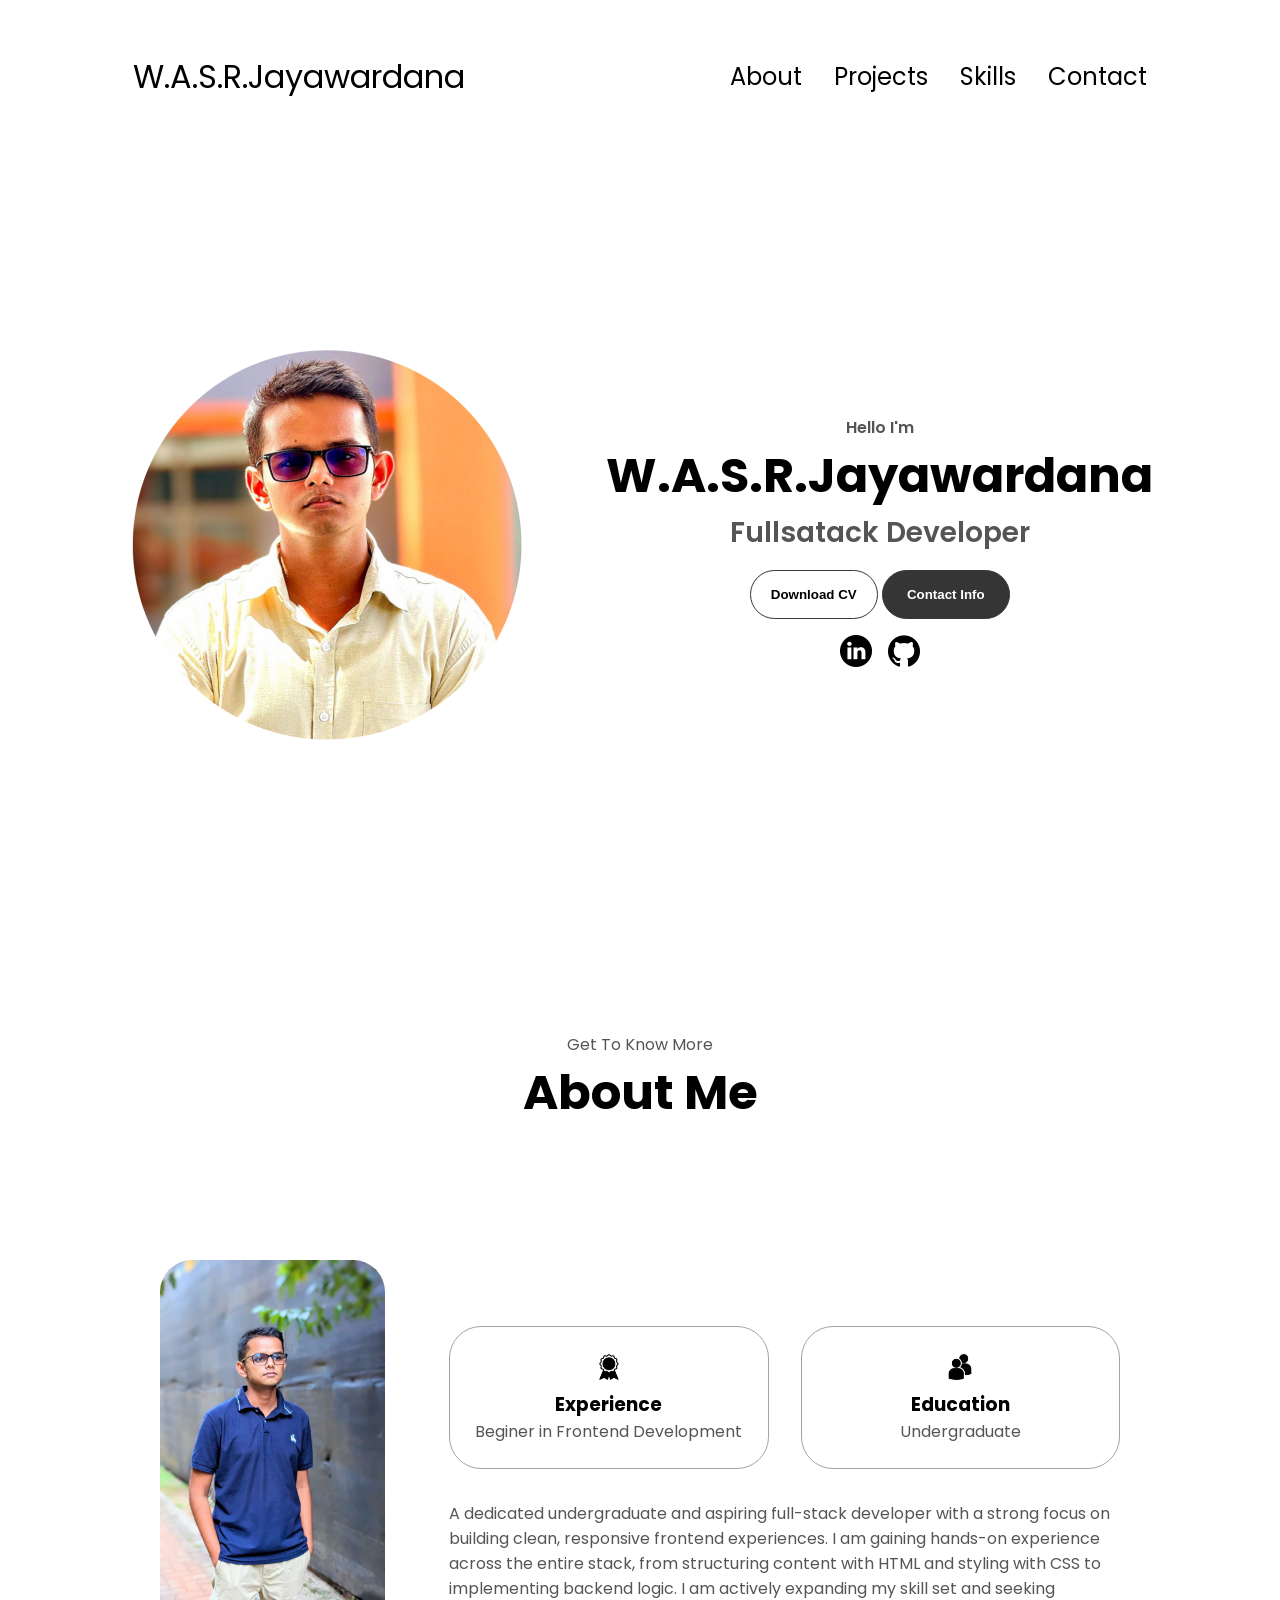
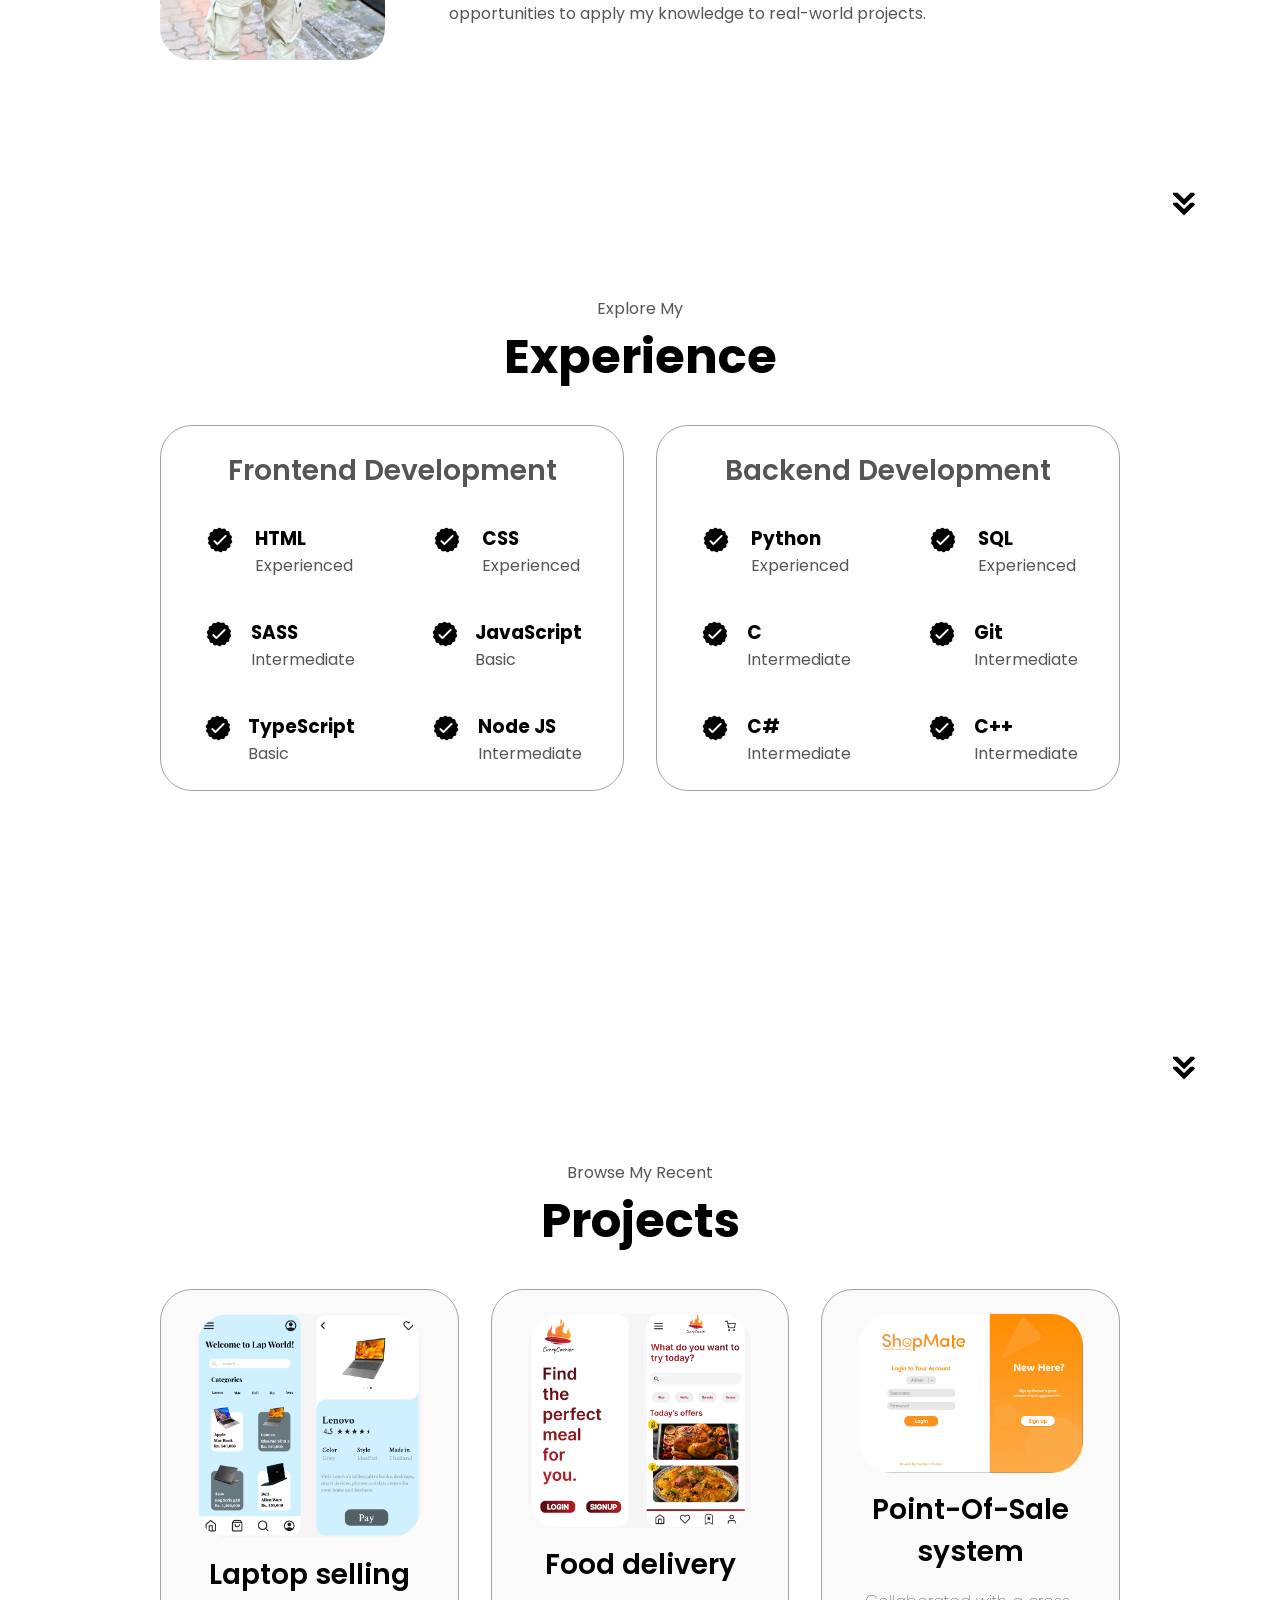
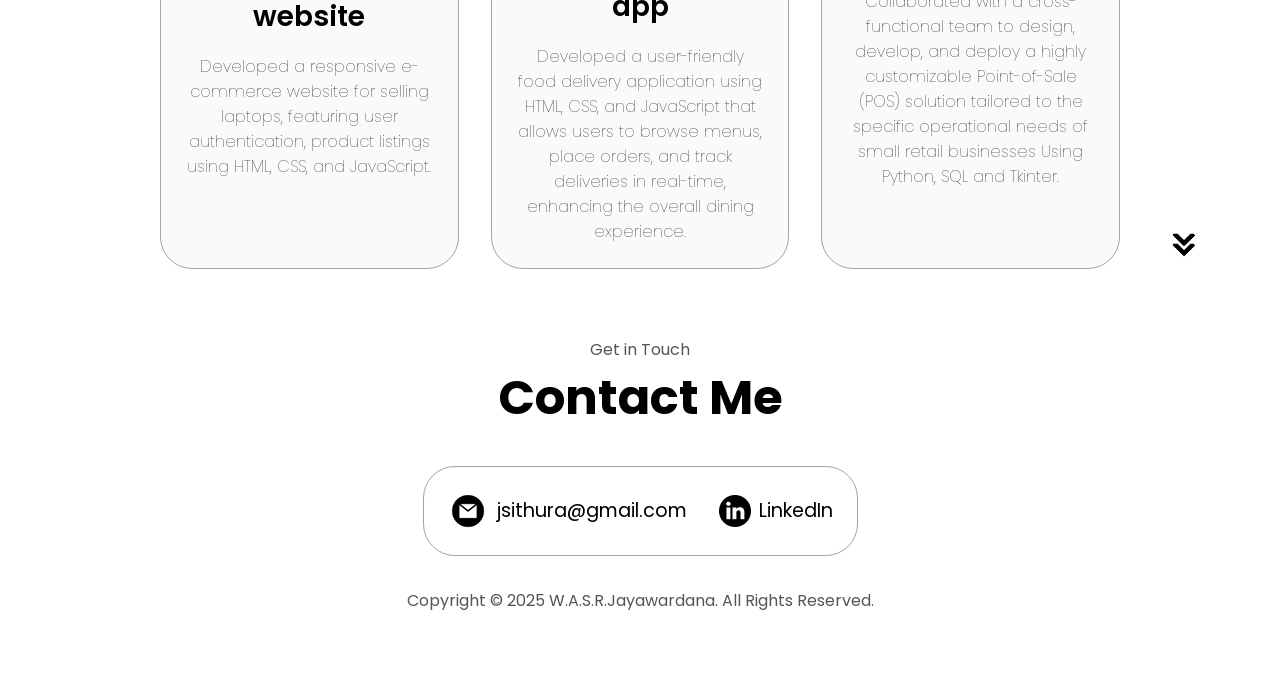
<file: index.html>
<!DOCTYPE html>
<html lang="en">
<head>
    <meta charset="UTF-8">
    <meta name="viewport" content="width=device-width, initial-scale=1.0">
    <title>My Portfolio</title>
    <link rel="stylesheet" href="style.css">
    <script src="script.js" defer></script>
    <link rel ="stylesheet" href ="mediaquaries.css">
    <link rel = icon type = img/png href = "assets/logo.png">
</head>
<body>
    <nav id = "desktop-nav">
        <div class = "logo">W.A.S.R.Jayawardana</div>
             <div>
                <ul class = "nav-links">
                    <li><a href="#about">About</a></li>
                    <li><a href="#projects">Projects</a></li>
                    <li><a href="#skills">Skills</a></li>
                    <li><a href="#contact">Contact</a></li>
                </ul>
            </div>
    </nav>
<nav id = "hamburger-nav">
    <div class="logo">W.A.S.R.Jayawardana</div>
    <div class="hamburger-menu">
        <div class ="hamburger-icon" onclick="toggleMenu()">
            <span></span>
            <span></span>
            <span></span>
        </div>
        <div class="menu-links">
            <li><a href="#about" onclick= "toggleMenu()">About</a></li>
            <li><a href="#projects" onclick= "toggleMenu()">Projects</a></li>
            <li><a href="#skills" onclick= "toggleMenu()">Skills</a></li>
            <li><a href="#contact" onclick= "toggleMenu()">Contact</a></li>
        </div>
    </div>
</nav>
<section id = "profile">
    <div class = "section__pic-container">
        <img src="assets/profile1.png" alt="Profile Picture">
    </div>    
        <div class ="section__text">
            <p class = "section__text__p1">Hello I'm</p>
            <h1 class ="title">W.A.S.R.Jayawardana</h1>
            <p class = "section__text__p2">Fullsatack Developer</p>
            <div class="button-container">
                <button class ="btn btn-color-2" onclick ="window.open('./assets/My_Resume.pdf')">Download CV</button>
                <button class ="btn btn-color-1" onclick ="location.href='#contact'"">Contact Info</button>
            </div>
    <div id = "socials-container">
           <a href="https://www.linkedin.com/in/sithura-jayawardana-95013b337/" target="_blank"> <img src="assets/linkedin.png" alt="My Linked In Profile" class= "icon"/></a>
           <a href="https://github.com/Ransika101/" target = "_blank"><img src="assets/github.png" alt="My Github profile"class= "icon"/></a>
    </div>
    </div>  
</section>
<section id="about">
      <p class="section__text__p1">Get To Know More</p>
      <h1 class="title">About Me</h1>
      <div class="section-container">
        <div class="section__pic-container">
          <img
            src="./assets/aboutme.png"
            alt="Profile picture"
            class="about-pic"
          />
        </div>
        <div class="about-details-container">
          <div class="about-containers">
            <div class="details-container">
              <img
                src="./assets/experience.png"
                alt="Experience icon"
                class="icon"
              />
              <h3>Experience</h3>
              <p>Beginer in Frontend Development</p>
            </div>
            <div class="details-container">
              <img
                src="./assets/education.png"
                alt="Education icon"
                class="icon"
              />
              <h3>Education</h3>
              <p>Undergraduate</p>
            </div>
          </div>
          <div class="text-container">
            <p>
              A dedicated undergraduate and aspiring full-stack developer with a strong focus on building clean, responsive frontend experiences. I am gaining hands-on experience across the entire stack, from structuring content with HTML and styling with CSS to implementing backend logic. I am actively expanding my skill set and seeking opportunities to apply my knowledge to real-world projects.
            </p>
          </div>
        </div>
      </div>
      <img
        src="./assets/arrow.png"
        alt="Arrow icon"
        class="icon arrow"
        onclick="location.href='./#experience'"
      />
    </section>
    <section id="experience">
      <p class="section__text__p1">Explore My</p>
      <h1 class="title">Experience</h1>
      <div class="experience-details-container">
        <div class="about-containers">
          <div class="details-container">
            <h2 class="experience-sub-title">Frontend Development</h2>
            <div class="article-container">
              <article>
                <img
                  src="./assets/checkmark.png"
                  alt="Experience icon"
                  class="icon"
                />
                <div>
                  <h3>HTML</h3>
                  <p>Experienced</p>
                </div>
              </article>
              <article>
                <img
                  src="./assets/checkmark.png"
                  alt="Experience icon"
                  class="icon"
                />
                <div>
                  <h3>CSS</h3>
                  <p>Experienced</p>
                </div>
              </article>
              <article>
                <img
                  src="./assets/checkmark.png"
                  alt="Experience icon"
                  class="icon"
                />
                <div>
                  <h3>SASS</h3>
                  <p>Intermediate</p>
                </div>
              </article>
              <article>
                <img
                  src="./assets/checkmark.png"
                  alt="Experience icon"
                  class="icon"
                />
                <div>
                  <h3>JavaScript</h3>
                  <p>Basic</p>
                </div>
              </article>
              <article>
                <img
                  src="./assets/checkmark.png"
                  alt="Experience icon"
                  class="icon"
                />
                <div>
                  <h3>TypeScript</h3>
                  <p>Basic</p>
                </div>
              </article>
              <article>
                <img
                  src="./assets/checkmark.png"
                  alt="Experience icon"
                  class="icon"
                />
                <div>
                  <h3>Node JS</h3>
                  <p>Intermediate</p>
                </div>
              </article>
            </div>
          </div>
          <div class="details-container">
            <h2 class="experience-sub-title">Backend Development</h2>
            <div class="article-container">
              <article>
                <img
                  src="./assets/checkmark.png"
                  alt="Experience icon"
                  class="icon"
                />
                <div>
                  <h3>Python</h3>
                  <p>Experienced</p>
                </div>
              </article>
              <article>
                <img
                  src="./assets/checkmark.png"
                  alt="Experience icon"
                  class="icon"
                />
                <div>
                  <h3>SQL</h3>
                  <p>Experienced</p>
                </div>
              </article>
              <article>
                <img
                  src="./assets/checkmark.png"
                  alt="Experience icon"
                  class="icon"
                />
                <div>
                  <h3>  C</h3>
                  <p>Intermediate</p>
                </div>
              </article>
              <article>
                <img
                  src="./assets/checkmark.png"
                  alt="Experience icon"
                  class="icon"
                />
                <div>
                  <h3>Git</h3>
                  <p>Intermediate</p>
                </div>
              </article>
              <article>
                <img
                  src="./assets/checkmark.png"
                  alt="Experience icon"
                  class="icon"
                />
                <div>
                  <h3>C#</h3>
                  <p>Intermediate</p>
                </div>
              </article>
              <article>
                <img
                  src="./assets/checkmark.png"
                  alt="Experience icon"
                  class="icon"
                />
                <div>
                  <h3>C++</h3>
                  <p>Intermediate</p>
                </div>
              </article>
            </div>
          </div>
        </div>
      </div>
      <img
        src="./assets/arrow.png"
        alt="Arrow icon"
        class="icon arrow"
        onclick="location.href='./#projects'"
      />
    </section>
    <section id="projects">
      <p class="section__text__p1">Browse My Recent</p>
      <h1 class="title">Projects</h1>
      <div class="experience-details-container">
        <div class="about-containers">
          <div class="details-container color-container">
            <div class="article-container">
              <img
                src="./assets/project1.png"
                alt="Project 1"
                class="project-img"
              />
            </div>
            <h2 class="experience-sub-title project-title">Laptop selling website</h2>
            <h4 style="font-weight: lighter;">Developed a responsive e-commerce website for selling laptops, featuring user authentication, product listings using HTML, CSS, and JavaScript.</h4>
            
          </div>
          <div class="details-container color-container">
            <div class="article-container">
              <img
                src="./assets/project2.png"
                alt="Project 2"
                class="project-img"
              />
            </div>
            <h2 class="experience-sub-title project-title">Food delivery app</h2>
            <h4 style="font-weight: lighter;">Developed a user-friendly food delivery application using HTML, CSS, and JavaScript that allows users to browse menus, place orders, and track deliveries in real-time, enhancing the overall dining experience.</h4>
            
          </div>
          <div class="details-container color-container">
            <div class="article-container">
              <img
                src="./assets/project3.png"
                alt="Project 3"
                class="project-img"
              />
            </div>
            <h2 class="experience-sub-title project-title">Point-Of-Sale system</h2>
            <h4 style="font-weight: lighter;">Collaborated with a cross-functional team to design, develop, and deploy a highly customizable Point-of-Sale (POS) solution tailored to the specific operational needs of small retail businesses Using Python, SQL and Tkinter.</h4>
            </div>
          </div>
        </div>
      </div>
      <img
        src="./assets/arrow.png"
        alt="Arrow icon"
        class="icon arrow"
        onclick="location.href='./#contact'"
      />
    </section>
    <section id="contact">
      <p class="section__text__p1">Get in Touch</p>
      <h1 class="title">Contact Me</h1>
      <div class="contact-info-upper-container">
        <div class="contact-info-container">
          <img
            src="./assets/email.png"
            alt="Email icon"
            class="icon contact-icon email-icon"
          />
          <p><a href="mailto: jsithura@gmail.com">jsithura@gmail.com</a></p>
        </div>
        <div class="contact-info-container">
          <img
            src="./assets/linkedin.png"
            alt="LinkedIn icon"
            class="icon contact-icon"
          />
          <p><a href="https://www.linkedin.com/in/sithura-jayawardana-95013b337/" target ="_blank">LinkedIn</a></p>
        </div>
      </div>
    </section>
    <footer>
      <p>Copyright &#169; 2025 W.A.S.R.Jayawardana. All Rights Reserved.</p>
    </footer>    
</body>
</html>
</file>
<file: style.css>
/* GENERAL */

@import url("https://fonts.googleapis.com/css2?family=Poppins:wght@300;400;500;600&display=swap");

* {
  margin: 0;
  padding: 0;
}

body {
  font-family: "Poppins", sans-serif;
}

html {
  scroll-behavior: smooth;
}

p {
  color: rgb(85, 85, 85);
}

/* TRANSITION */

a,
.btn {
  transition: all 300ms ease;
}

/* DESKTOP NAV */

nav,
.nav-links {
  display: flex;
}

nav {
  justify-content: space-around;
  align-items: center;
  height: 17vh;
}

.nav-links {
  gap: 2rem;
  list-style: none;
  font-size: 1.5rem;
}

a {
  color: black;
  text-decoration: none;
  text-decoration-color: white;
}

a:hover {
  color: grey;
  text-decoration: underline;
  text-underline-offset: 1rem;
  text-decoration-color: rgb(181, 181, 181);
}

.logo {
  font-size: 2rem;
}

.logo:hover {
  cursor: default;
}

/* HAMBURGER MENU */

#hamburger-nav {
  display: none;
}

.hamburger-menu {
  position: relative;
  display: inline-block;
}

.hamburger-icon {
  display: flex;
  flex-direction: column;
  justify-content: space-between;
  height: 24px;
  width: 30px;
  cursor: pointer;
}

.hamburger-icon span {
  width: 100%;
  height: 2px;
  background-color: black;
  transition: all 0.3 ease-in-out;
}

.menu-links {
  position: absolute;
  top: 100%;
  right: 0;
  background-color: white;
  width: fit-content;
  max-height: 0;
  overflow: hidden;
  transition: all 0.3 ease-in-out;
}

.menu-links a {
  display: block;
  padding: 10px;
  text-align: center;
  font-size: 1.5rem;
  color: black;
  text-decoration: none;
  transition: all 0.3 ease-in-out;
}

.menu-links li {
  list-style: none;
}

.menu-links.open {
  max-height: 300px;
}

.hamburger-icon.open span:first-child {
  transform: rotate(45deg) translate(10px, 5px);
}

.hamburger-icon.open span:nth-child(2) {
  opacity: 0;
}

.hamburger-icon.open span:last-child {
  transform: rotate(-45deg) translate(10px, -5px);
}

.hamburger-icon span:first-child {
  transform: none;
}

.hamburger-icon span:first-child {
  opacity: 1;
}

.hamburger-icon span:first-child {
  transform: none;
}

/* SECTIONS */

section {
  padding-top: 4vh;
  height: 96vh;
  margin: 0 10rem;
  box-sizing: border-box;
  min-height: fit-content;
}

.section-container {
  display: flex;
}

/* PROFILE SECTION */

#profile {
  display: flex;
  justify-content: center;
  gap: 5rem;
  height: 80vh;
}

.section__pic-container  {
  display: flex;
  height: 400px;
  width: 400px;
  margin: auto 0;
}

.section__text {
  align-self: center;
  text-align: center;
}

.section__text p {
  font-weight: 600;
}

.section__text__p1 {
  text-align: center;
}

.section__text__p2 {
  font-size: 1.75rem;
  margin-bottom: 1rem;
}

.title {
  font-size: 3rem;
  text-align: center;
}

#socials-container {
  display: flex;
  justify-content: center;
  margin-top: 1rem;
  gap: 1rem;
}

/* ICONS */

.icon {
  cursor: pointer;
  height: 2rem;
}

/* BUTTONS */

.btn-container {
  display: flex;
  justify-content: center;
  gap: 1rem;
}

.btn {
  font-weight: 600;
  transition: all 300ms ease;
  padding: 1rem;
  width: 8rem;
  border-radius: 2rem;
}

.btn-color-1,
.btn-color-2 {
  border: rgb(53, 53, 53) 0.1rem solid;
}

.btn-color-1:hover,
.btn-color-2:hover {
  cursor: pointer;
}

.btn-color-1,
.btn-color-2:hover {
  background: rgb(53, 53, 53);
  color: white;
}

.btn-color-1:hover {
  background: rgb(0, 0, 0);
}

.btn-color-2 {
  background: none;
}

.btn-color-2:hover {
  border: rgb(255, 255, 255) 0.1rem solid;
}

.btn-container {
  gap: 1rem;
}

/* ABOUT SECTION */

#about {
  position: relative;
}

.about-containers {
  gap: 2rem;
  margin-bottom: 2rem;
  margin-top: 2rem;
}

.about-details-container {
  justify-content: center;
  flex-direction: column;
}

.about-containers,
.about-details-container {
  display: flex;
}

.about-pic {
  border-radius: 2rem;
}

.arrow {
  position: absolute;
  right: -5rem;
  bottom: 2.5rem;
}

.details-container {
  padding: 1.5rem;
  flex: 1;
  background: white;
  border-radius: 2rem;
  border: rgb(53, 53, 53) 0.1rem solid;
  border-color: rgb(163, 163, 163);
  text-align: center;
}

.section-container {
  gap: 4rem;
  height: 80%;
}

.section__pic-container {
  height: 400px;
  width: 400px;
  margin: auto 0;
}

/* EXPERIENCE SECTION */

#experience {
  position: relative;
}

.experience-sub-title {
  color: rgb(85, 85, 85);
  font-weight: 600;
  font-size: 1.75rem;
  margin-bottom: 2rem;
}

.experience-details-container {
  display: flex;
  justify-content: center;
  flex-direction: column;
}

.article-container {
  display: flex;
  text-align: initial;
  flex-wrap: wrap;
  flex-direction: row;
  gap: 2.5rem;
  justify-content: space-around;
}

article {
  display: flex;
  width: 10rem;
  justify-content: space-around;
  gap: 0.5rem;
}

article .icon {
  cursor: default;
}

/* PROJECTS SECTION */

#projects {
  position: relative;
}

.color-container {
  border-color: rgb(163, 163, 163);
  background: rgb(250, 250, 250);
  transition: transform 0.35s cubic-bezier(0.4, 0.2, 0.2, 1), box-shadow 0.35s;
}

.project-img {
  border-radius: 2rem;
  width: 90%;
  height: 90%;
}

.project-title {
  margin: 1rem;
  color: black;
}

.project-btn {
  color: black;
  border-color: rgb(163, 163, 163);
}

.color-container:hover {
  transform: scale(1.05) translateY(-8px);
  box-shadow: 0 8px 24px rgba(0,0,0,0.12);
}

.color-container:not(:hover) {
  animation: drop 0.35s;
}

/* CONTACT */

#contact {
  display: flex;
  justify-content: center;
  flex-direction: column;
  height: 70vh;
}

.contact-info-upper-container {
  display: flex;
  justify-content: center;
  border-radius: 2rem;
  border: rgb(53, 53, 53) 0.1rem solid;
  border-color: rgb(163, 163, 163);
  background: (250, 250, 250);
  margin: 2rem auto;
  padding: 0.5rem;
}

.contact-info-container {
  display: flex;
  align-items: center;
  justify-content: center;
  gap: 0.5rem;
  margin: 1rem;
}

.contact-info-container p {
  font-size: larger;
}

.contact-icon {
  cursor: default;
}

.email-icon {
  height: 2.5rem;
}

/* FOOTER SECTION */

footer {
  height: 26vh;
  margin: 0 1rem;
}

footer p {
  text-align: center;
}

.section__pic-container {
  display: flex;
  height: 400px;
  width: 400px;
  margin: auto 0;
}

.section__text {
  align-self: center;
  text-align: center;
}

.section__text p {
  font-weight: 600;
}

.section__text__p1 {
  text-align: center;
}

.section__text__p2 {
  font-size: 1.75rem;
  margin-bottom: 1rem;
}

.title {
  font-size: 3rem;
  text-align: center;
}

#socials-container {
  display: flex;
  justify-content: center;
  margin-top: 1rem;
  gap: 1rem;
}

/* ICONS */

.icon {
  cursor: pointer;
  height: 2rem;
}

/* BUTTONS */

.btn-container {
  display: flex;
  justify-content: center;
  gap: 1rem;
}

.btn {
  font-weight: 600;
  transition: all 300ms ease;
  padding: 1rem;
  width: 8rem;
  border-radius: 2rem;
}

.btn-color-1,
.btn-color-2 {
  border: rgb(53, 53, 53) 0.1rem solid;
}

.btn-color-1:hover,
.btn-color-2:hover {
  cursor: pointer;
}

.btn-color-1,
.btn-color-2:hover {
  background: rgb(53, 53, 53);
  color: white;
}

.btn-color-1:hover {
  background: rgb(0, 0, 0);
}

.btn-color-2 {
  background: none;
}

.btn-color-2:hover {
  border: rgb(255, 255, 255) 0.1rem solid;
}

.btn-container {
  gap: 1rem;
}

/* ABOUT SECTION */

#about {
  position: relative;
}

.about-containers {
  gap: 2rem;
  margin-bottom: 2rem;
  margin-top: 2rem;
}

.about-details-container {
  justify-content: center;
  flex-direction: column;
}

.about-containers,
.about-details-container {
  display: flex;
}

.about-pic {
  border-radius: 2rem;
}

.arrow {
  position: absolute;
  right: -5rem;
  bottom: 2.5rem;
}

.details-container {
  padding: 1.5rem;
  flex: 1;
  background: white;
  border-radius: 2rem;
  border: rgb(53, 53, 53) 0.1rem solid;
  border-color: rgb(163, 163, 163);
  text-align: center;
}

.section-container {
  gap: 4rem;
  height: 80%;
}

.section__pic-container {
  height: 400px;
  width: 400px;
  margin: auto 0;
}

/* EXPERIENCE SECTION */

#experience {
  position: relative;
}

.experience-sub-title {
  color: rgb(85, 85, 85);
  font-weight: 600;
  font-size: 1.75rem;
  margin-bottom: 2rem;
}

.experience-details-container {
  display: flex;
  justify-content: center;
  flex-direction: column;
}

.article-container {
  display: flex;
  text-align: initial;
  flex-wrap: wrap;
  flex-direction: row;
  gap: 2.5rem;
  justify-content: space-around;
}

article {
  display: flex;
  width: 10rem;
  justify-content: space-around;
  gap: 0.5rem;
}

article .icon {
  cursor: default;
}

/* PROJECTS SECTION */

#projects {
  position: relative;
}

.color-container {
  border-color: rgb(163, 163, 163);
  background: rgb(250, 250, 250);
}

.project-img {
  border-radius: 2rem;
  width: 90%;
  height: 90%;
}

.project-title {
  margin: 1rem;
  color: black;
}

.project-btn {
  color: black;
  border-color: rgb(163, 163, 163);
}

/* CONTACT */

#contact {
  display: flex;
  justify-content: center;
  flex-direction: column;
  height: 70vh;
}

.contact-info-upper-container {
  display: flex;
  justify-content: center;
  border-radius: 2rem;
  border: rgb(53, 53, 53) 0.1rem solid;
  border-color: rgb(163, 163, 163);
  background: (250, 250, 250);
  margin: 2rem auto;
  padding: 0.5rem;
}

.contact-info-container {
  display: flex;
  align-items: center;
  justify-content: center;
  gap: 0.5rem;
  margin: 1rem;
}

.contact-info-container p {
  font-size: larger;
}

.contact-icon {
  cursor: default;
}

.email-icon {
  height: 2.5rem;
}

/* FOOTER SECTION */

footer {
  height: 10vh;
  margin: 0 1rem;
}

footer p {
  text-align: center;
}
</file>
<file: mediaquaries.css>
@media screen and (max-width: 1400px) {
  #profile {
    height: 83vh;
    margin-bottom: 6rem;
  }
  .about-containers {
    flex-wrap: wrap;
  }
  #contact,
  #projects {
    height: fit-content;
  }
}

@media screen and (max-width: 1200px) {
  #desktop-nav {
    display: none;
  }
  #hamburger-nav {
    display: flex;
  }
  #experience,
  .experience-details-container {
    margin-top: 2rem;
  }
  #profile,
  .section-container {
    display: block;
  }
  .arrow {
    display: none;
  }
  section,
  .section-container {
    height: fit-content;
  }
  section {
    margin: 0 5%;
  }
  .section__pic-container {
    width: 300px;
    height: 300px;
    margin: 0 auto 2rem;
    justify-content: center;
  }
  .about-containers {
    margin-top: 0;
  }
}

@media screen and (max-width: 600px) {
  #contact,
  footer {
    height: 40vh;
  }
  #profile {
    height: 83vh;
    margin-bottom: 0;
  }
  article {
    font-size: 1rem;
  }
  footer nav {
    height: fit-content;
    margin-bottom: 2rem;
  }
  .about-containers,
  .contact-info-upper-container,
  .btn-container {
    flex-wrap: wrap;
  }
  .contact-info-container {
    margin: 0;
  }
  .contact-info-container p,
  .nav-links li a {
    font-size: 1rem;
  }
  .experience-sub-title {
    font-size: 1.25rem;
  }
  .logo {
    font-size: 1.5rem;
  }
  .nav-links {
    flex-direction: column;
    gap: 0.5rem;
    text-align: center;
  }
  .section__pic-container {
    width: auto;
    height: 46vw;
    justify-content: center;
  }
  .section__text__p2 {
    font-size: 1.25rem;
  }
  .title {
    font-size: 2rem;
  }
  .text-container {
    text-align: justify;
  }
}
</file>
